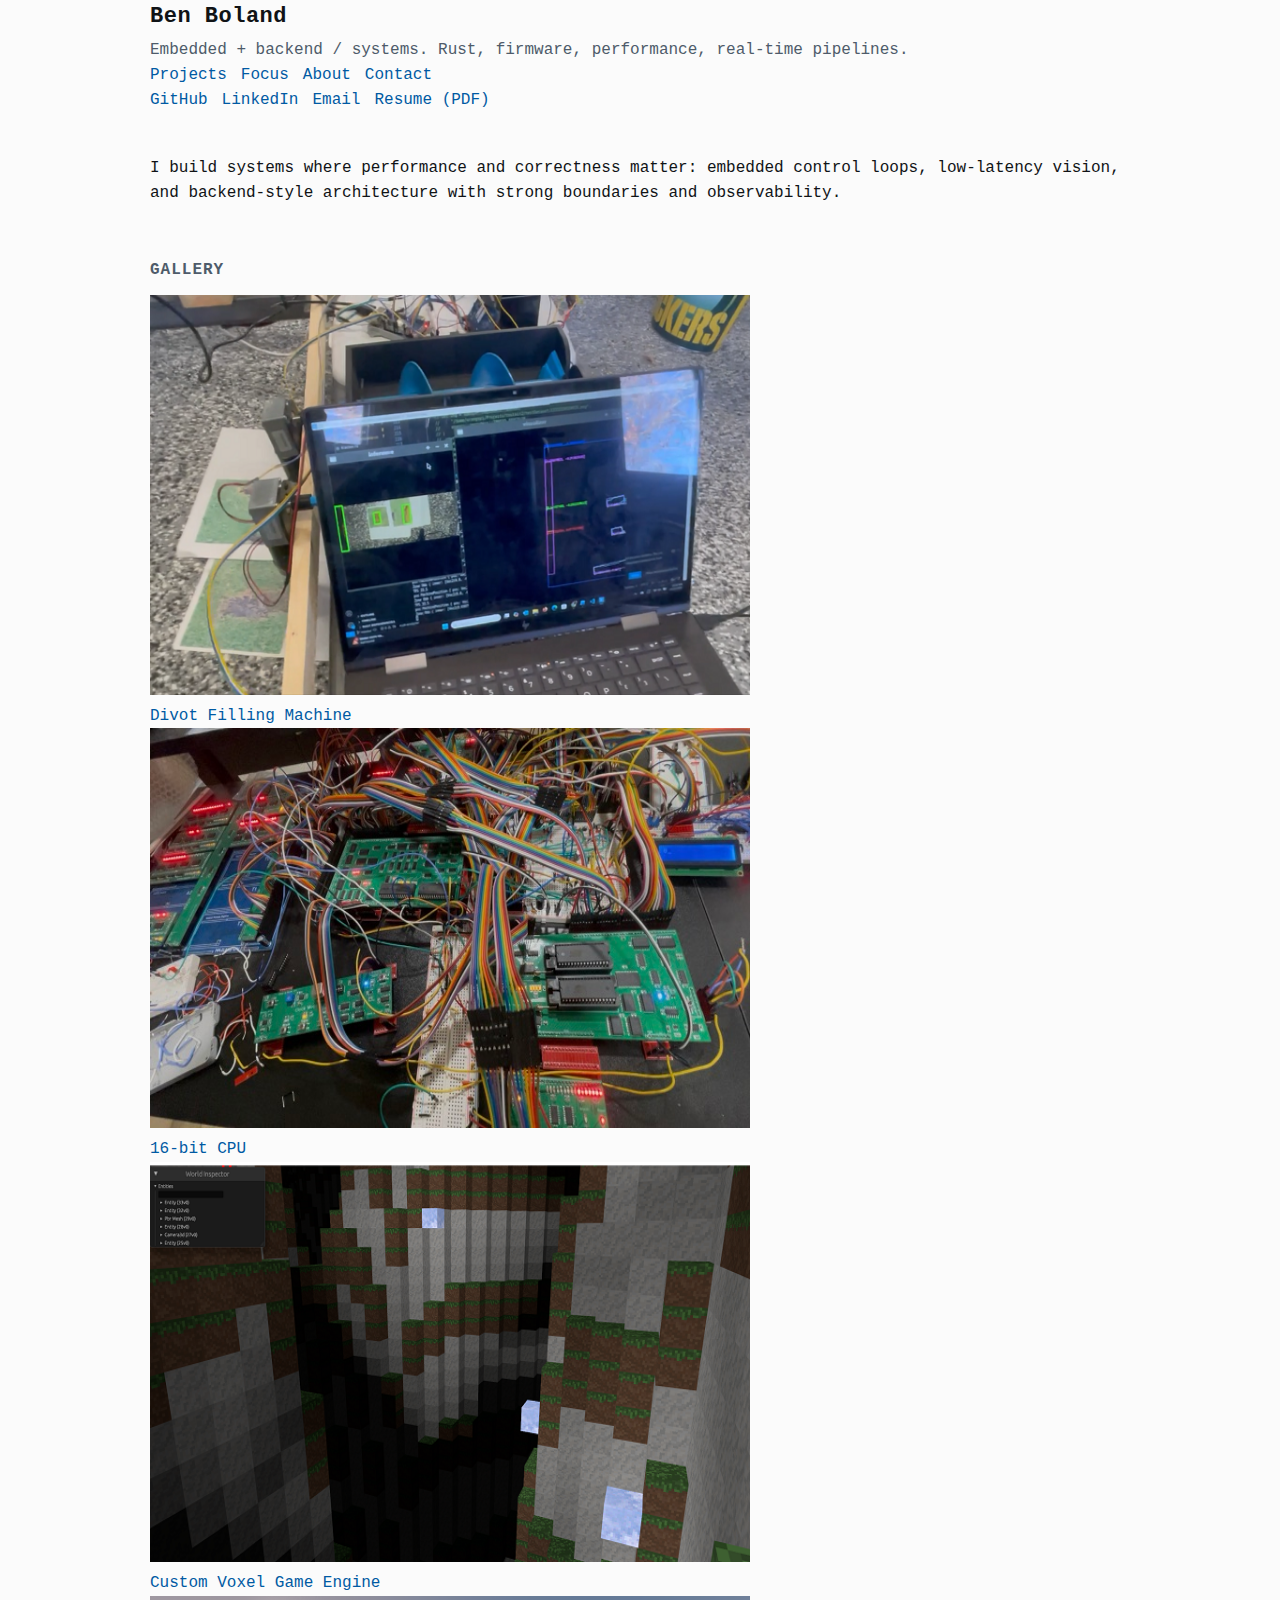
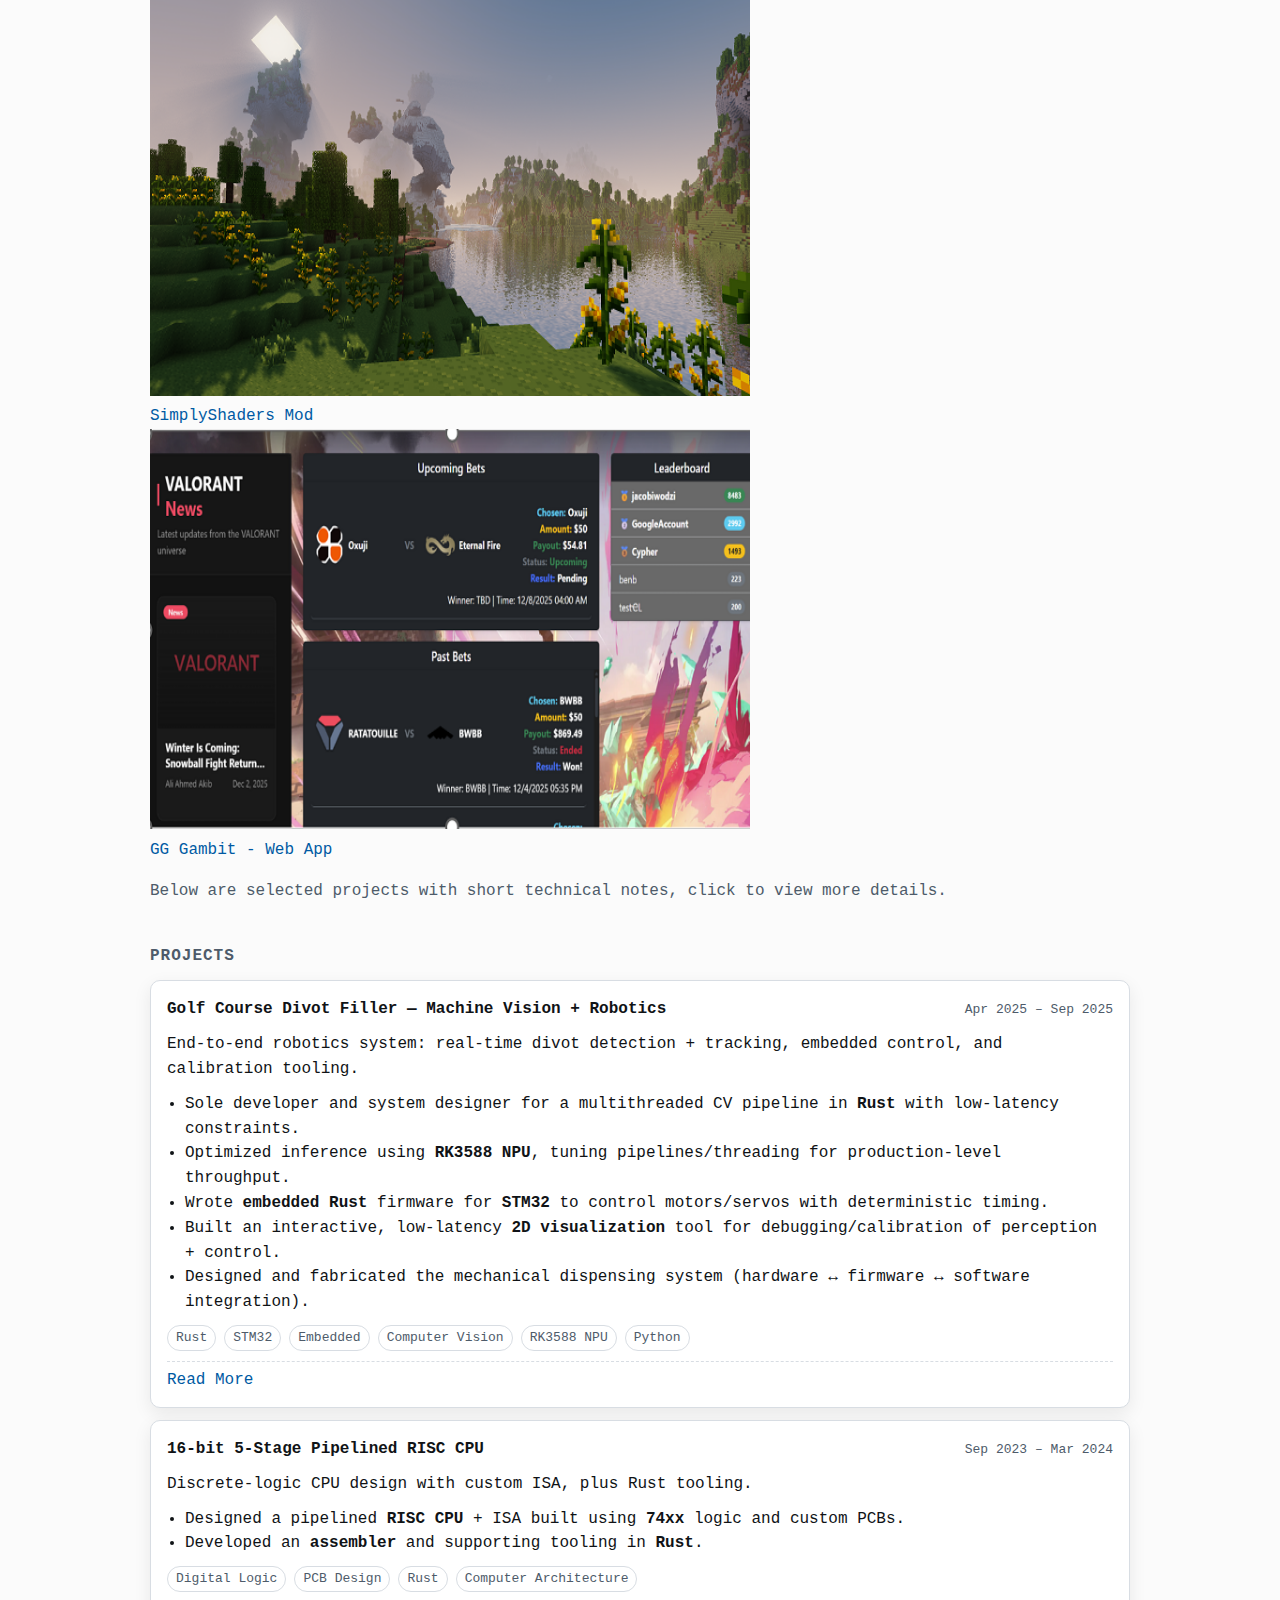
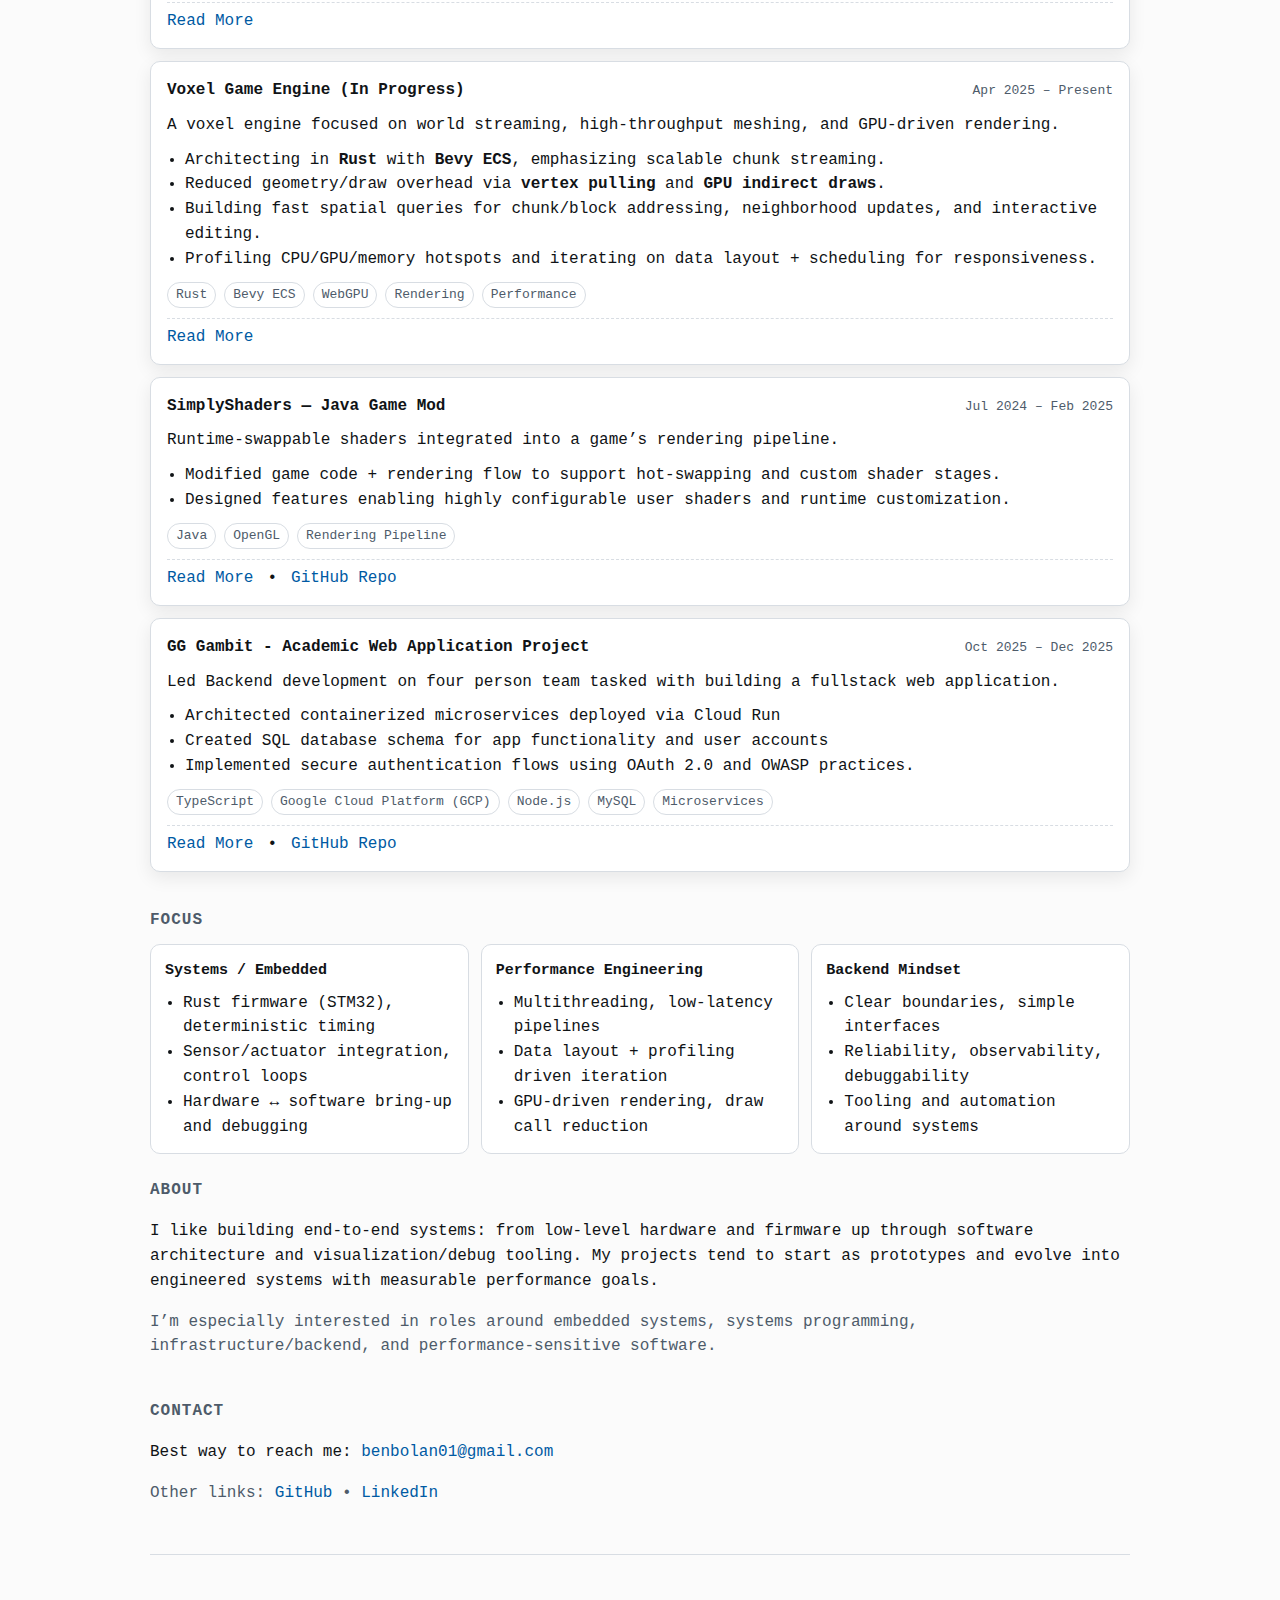
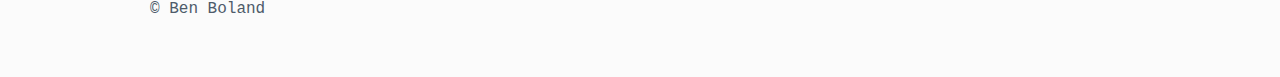
<file: index.html>
<!doctype html>
<html lang="en">
  <head>
    <meta charset="utf-8" />
    <meta name="viewport" content="width=device-width, initial-scale=1" />
    <title>Ben Boland— Portfolio</title>
    <meta
      name="description"
      content="Embedded / backend projects: computer vision robotics, voxel engine, game modding, custom CPU."
    />
    <link rel="stylesheet" href="styles.css" />
  </head>

  <body>
    <a class="skip" href="#content">Skip to content</a>

    <header class="site-header-static">
      <div class="container">
        <div class="brand">
          <h1>Ben Boland</h1>
          <p class="tagline">
            Embedded + backend / systems. Rust, firmware, performance, real-time
            pipelines.
          </p>
        </div>

        <nav class="nav">
          <a href="#projects">Projects</a>
          <a href="#skills">Focus</a>
          <a href="#about">About</a>
          <a href="#contact">Contact</a>
        </nav>

        <div class="links">
          <a href="https://github.com/Shfloop">GitHub</a>
          <a href="https://www.linkedin.com/in/ben-boland-a359a2231/"
            >LinkedIn</a
          >
          <a href="mailto:benbolan01@gmail.com">Email</a>
          <a href="./resume.pdf">Resume (PDF)</a>
        </div>
      </div>
    </header>

    <main id="content" class="container">
      <section class="intro">
        <p>
          I build systems where performance and correctness matter: embedded
          control loops, low-latency vision, and backend-style architecture with
          strong boundaries and observability.
        </p>
      </section>
      <section class="section">
        <h2>Gallery</h2>
        <section class="gallery">
          <div class="gallery-item">
            <a target="_blank" href="img/divot_filler_running.png">
              <img
                src="img/gallery/divot_filler_running_downscaled.png"
                alt="Divot Filling Machine"
                width="600"
                height="400"
              />
            </a>
            <a href="#divot-filler">
              <div class="desc">Divot Filling Machine</div></a
            >
          </div>

          <div class="gallery-item">
            <a target="_blank" href="img/16BitCPU.jpg">
              <img
                src="img/gallery/16BitCPU_scaled.jpg"
                alt="Mountains"
                width="600"
                height="400"
              />
            </a>
            <a href="#16bitcpu">
              <div class="desc">16-bit CPU</div>
            </a>
          </div>

          <div class="gallery-item">
            <a target="_blank" href="img/block_lighting.png">
              <img
                src="img/gallery/block_lighting_downscaled.png"
                alt="Custom Voxel Engine Block Lighting"
                width="600"
                height="400"
              />
            </a>
            <a href="#voxel-game">
              <div class="desc">Custom Voxel Game Engine</div>
            </a>
          </div>

          <div class="gallery-item">
            <a target="_blank" href="/img/shaders_on.png">
              <img
                src="img/gallery/shaders_on_downscaled.png"
                alt="SimplyShaders Graphics Mod"
                width="600"
                height="400"
              />
            </a>
            <a href="#simply-shaders">
              <div class="desc">SimplyShaders Mod</div></a
            >
          </div>

          <div class="gallery-item">
            <a target="_blank" href="img/">
              <img
                src="img/gallery/gg_gambit_downscaled.png"
                alt="Mountains"
                width="600"
                height="400"
              />
            </a>
            <a href="#web-app"> <div class="desc">GG Gambit - Web App</div></a>
          </div>
        </section>
        <p class="subtle">
          Below are selected projects with short technical notes, click to view
          more details.
        </p>
      </section>

      <section id="projects" class="section">
        <h2>Projects</h2>
        <article class="project" id="divot-filler">
          <div class="project-head">
            <h3>Golf Course Divot Filler — Machine Vision + Robotics</h3>
            <span class="meta">Apr 2025 – Sep 2025</span>
          </div>
          <p class="one-liner">
            End-to-end robotics system: real-time divot detection + tracking,
            embedded control, and calibration tooling.
          </p>
          <ul>
            <li>
              Sole developer and system designer for a multithreaded CV pipeline
              in <strong>Rust</strong> with low-latency constraints.
            </li>
            <li>
              Optimized inference using <strong>RK3588 NPU</strong>, tuning
              pipelines/threading for production-level throughput.
            </li>
            <li>
              Wrote <strong>embedded Rust</strong> firmware for
              <strong>STM32</strong> to control motors/servos with deterministic
              timing.
            </li>
            <li>
              Built an interactive, low-latency
              <strong>2D visualization</strong> tool for debugging/calibration
              of perception + control.
            </li>
            <li>
              Designed and fabricated the mechanical dispensing system (hardware
              ↔ firmware ↔ software integration).
            </li>
          </ul>

          <div class="tech">
            <span class="pill">Rust</span><span class="pill">STM32</span
            ><span class="pill">Embedded</span>
            <span class="pill">Computer Vision</span
            ><span class="pill">RK3588 NPU</span
            ><span class="pill">Python</span>
          </div>

          <div class="project-links">
            <a href="/divot-filler.html">Read More</a>
          </div>
        </article>

        <article class="project" id="16bitcpu">
          <div class="project-head">
            <h3>16-bit 5-Stage Pipelined RISC CPU</h3>
            <span class="meta">Sep 2023 – Mar 2024</span>
          </div>
          <p class="one-liner">
            Discrete-logic CPU design with custom ISA, plus Rust tooling.
          </p>
          <ul>
            <li>
              Designed a pipelined <strong>RISC CPU</strong> + ISA built using
              <strong>74xx</strong> logic and custom PCBs.
            </li>
            <li>
              Developed an <strong>assembler</strong> and supporting tooling in
              <strong>Rust</strong>.
            </li>
          </ul>
          <div class="tech">
            <span class="pill">Digital Logic</span
            ><span class="pill">PCB Design</span><span class="pill">Rust</span>
            <span class="pill">Computer Architecture</span>
          </div>
          <div class="project-links">
            <a href="/16BitCPU.html">Read More</a>
          </div>
        </article>
        <article class="project" id="voxel-game">
          <div class="project-head">
            <h3>Voxel Game Engine (In Progress)</h3>
            <span class="meta">Apr 2025 – Present</span>
          </div>
          <p class="one-liner">
            A voxel engine focused on world streaming, high-throughput meshing,
            and GPU-driven rendering.
          </p>
          <ul>
            <li>
              Architecting in <strong>Rust</strong> with
              <strong>Bevy ECS</strong>, emphasizing scalable chunk streaming.
            </li>
            <li>
              Reduced geometry/draw overhead via
              <strong>vertex pulling</strong> and
              <strong>GPU indirect draws</strong>.
            </li>
            <li>
              Building fast spatial queries for chunk/block addressing,
              neighborhood updates, and interactive editing.
            </li>
            <li>
              Profiling CPU/GPU/memory hotspots and iterating on data layout +
              scheduling for responsiveness.
            </li>
          </ul>
          <div class="tech">
            <span class="pill">Rust</span><span class="pill">Bevy ECS</span
            ><span class="pill">WebGPU</span> <span class="pill">Rendering</span
            ><span class="pill">Performance</span>
          </div>
          <div class="project-links">
            <a href="/voxel-game.html">Read More </a>
          </div>
        </article>
        <article class="project" id="simply-shaders">
          <div class="project-head">
            <h3>SimplyShaders — Java Game Mod</h3>
            <span class="meta">Jul 2024 – Feb 2025</span>
          </div>
          <p class="one-liner">
            Runtime-swappable shaders integrated into a game’s rendering
            pipeline.
          </p>
          <ul>
            <li>
              Modified game code + rendering flow to support hot-swapping and
              custom shader stages.
            </li>
            <li>
              Designed features enabling highly configurable user shaders and
              runtime customization.
            </li>
          </ul>
          <div class="tech">
            <span class="pill">Java</span><span class="pill">OpenGL</span
            ><span class="pill">Rendering Pipeline</span>
          </div>
          <div class="project-links">
            <a href="/SimplyShaders.html">Read More </a> •
            <a href="https://github.com/Shfloop/SimplyShaders">GitHub Repo </a>
          </div>
        </article>
        <article class="project" id="web-app">
          <div class="project-head">
            <h3>GG Gambit - Academic Web Application Project</h3>
            <span class="meta">Oct 2025 – Dec 2025</span>
          </div>
          <p class="one-liner">
            Led Backend development on four person team tasked with building a
            fullstack web application.
          </p>
          <ul>
            <li>
              Architected containerized microservices deployed via Cloud Run
            </li>
            <li>
              Created SQL database schema for app functionality and user
              accounts
            </li>
            <li>
              Implemented secure authentication flows using OAuth 2.0 and OWASP
              practices.
            </li>
          </ul>
          <div class="tech">
            <span class="pill">TypeScript</span
            ><span class="pill">Google Cloud Platform (GCP)</span>
            <span class="pill">Node.js</span>
            <span class="pill">MySQL</span>
            <span class="pill">Microservices</span>
          </div>
          <div class="project-links">
            <a href="/web-app.html">Read More </a> •
            <a href="https://github.com/jakekov/GG_Gambit_IT391_Project"
              >GitHub Repo
            </a>
          </div>
        </article>
      </section>

      <section id="skills" class="section">
        <h2>Focus</h2>
        <div class="grid">
          <div class="card">
            <h3>Systems / Embedded</h3>
            <ul>
              <li>Rust firmware (STM32), deterministic timing</li>
              <li>Sensor/actuator integration, control loops</li>
              <li>Hardware ↔ software bring-up and debugging</li>
            </ul>
          </div>
          <div class="card">
            <h3>Performance Engineering</h3>
            <ul>
              <li>Multithreading, low-latency pipelines</li>
              <li>Data layout + profiling driven iteration</li>
              <li>GPU-driven rendering, draw call reduction</li>
            </ul>
          </div>
          <div class="card">
            <h3>Backend Mindset</h3>
            <ul>
              <li>Clear boundaries, simple interfaces</li>
              <li>Reliability, observability, debuggability</li>
              <li>Tooling and automation around systems</li>
            </ul>
          </div>
        </div>
      </section>

      <section id="about" class="section">
        <h2>About</h2>
        <p>
          I like building end-to-end systems: from low-level hardware and
          firmware up through software architecture and visualization/debug
          tooling. My projects tend to start as prototypes and evolve into
          engineered systems with measurable performance goals.
        </p>
        <p class="subtle">
          I’m especially interested in roles around embedded systems, systems
          programming, infrastructure/backend, and performance-sensitive
          software.
        </p>
      </section>

      <section id="contact" class="section">
        <h2>Contact</h2>
        <p>
          Best way to reach me:
          <a href="mailto:benbolan01@gmail.com">benbolan01@gmail.com</a>
        </p>
        <p class="subtle">
          Other links: <a href="https://github.com/Shfloop">GitHub</a> •
          <a href="https://www.linkedin.com/in/ben-boland-a359a2231/"
            >LinkedIn</a
          >
        </p>
      </section>

      <footer class="footer">
        <p class="subtle">© <span id="year"></span> Ben Boland</p>
      </footer>
    </main>
  </body>
</html>
</file>
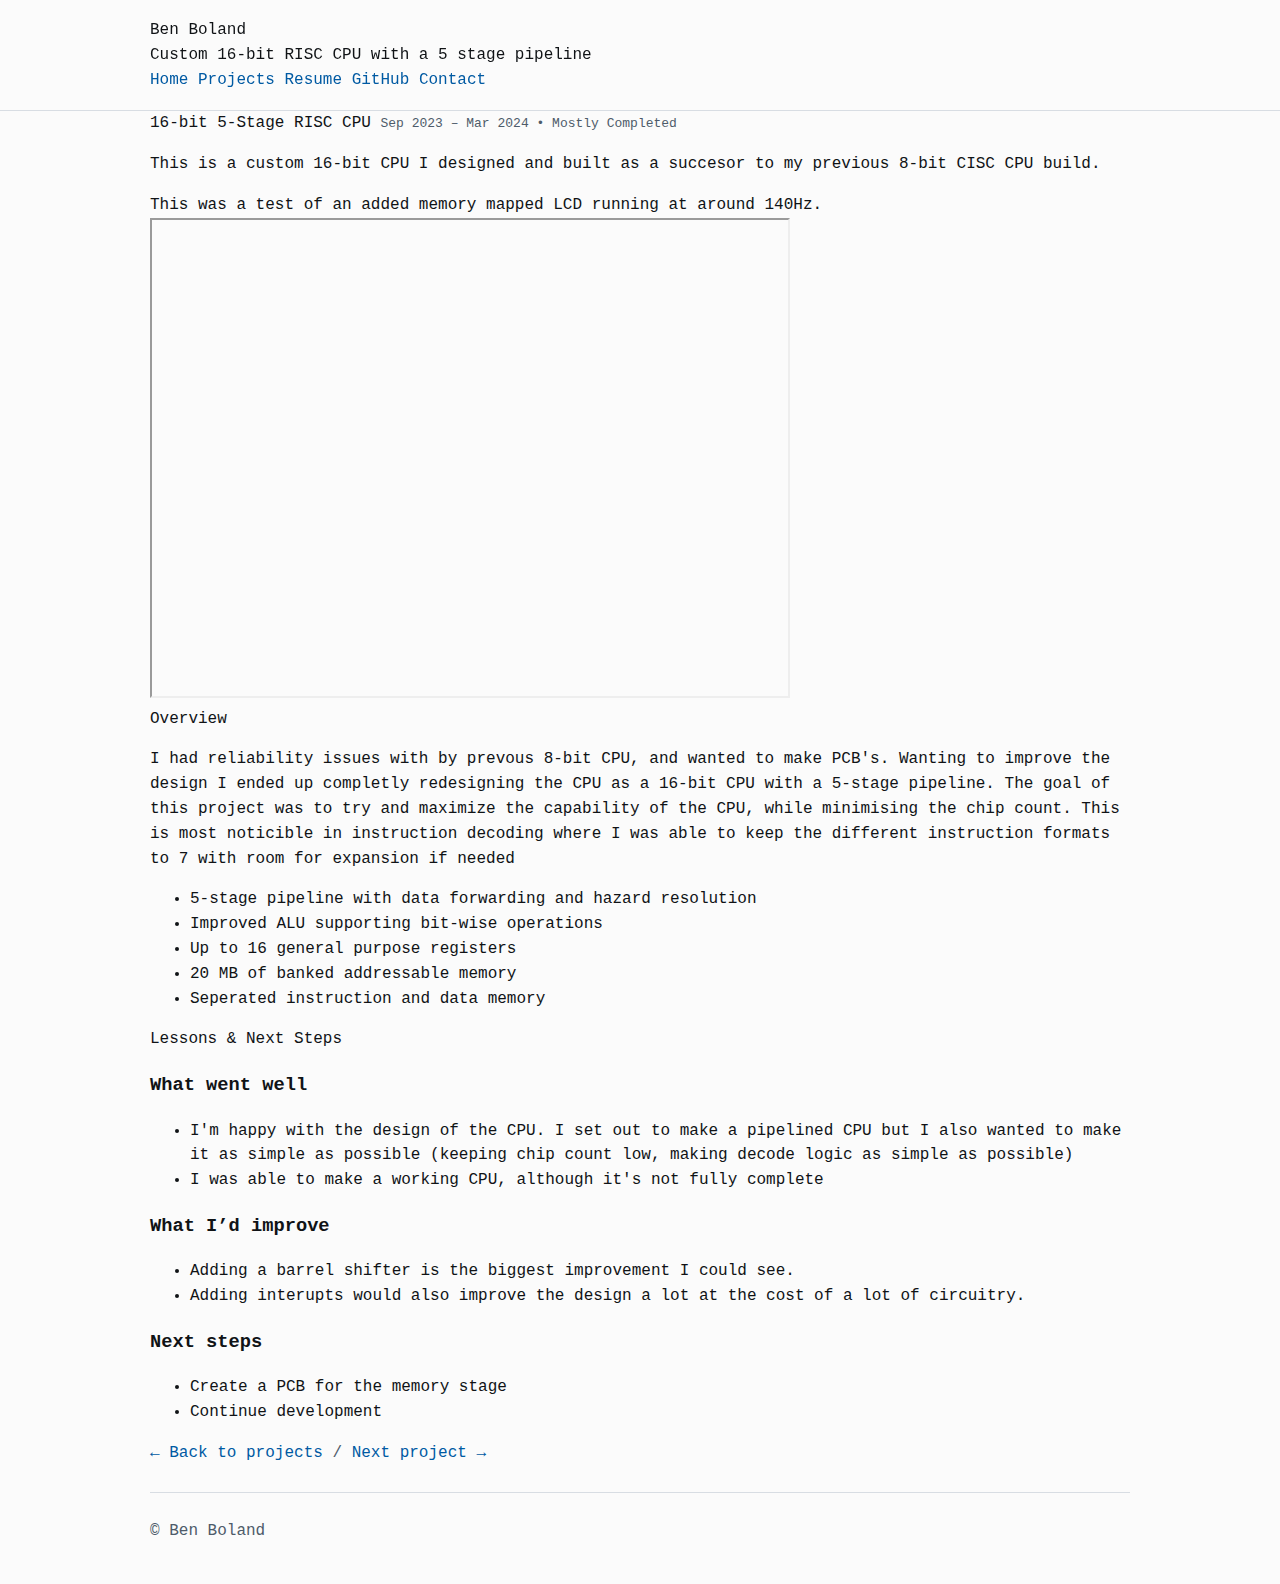
<file: 16BitCPU.html>
<!doctype html>
<html lang="en">
  <head>
    <meta charset="utf-8" />
    <meta name="viewport" content="width=device-width, initial-scale=1" />
    <title>16-bit RISC Pipelined CPU</title>
    <meta
      name="description"
      content="[1–2 sentence description of the project]."
    />
    <link rel="stylesheet" href="../styles.css" />
  </head>

  <body>
    <header class="site-header">
      <div class="container">
        <div class="brandline">
          <div>
            <div class="site-title">Ben Boland</div>
            <div class="site-subtitle">
              Custom 16-bit RISC CPU with a 5 stage pipeline
            </div>
          </div>
          <nav class="site-nav">
            <a href="../index.html">Home</a>
            <a href="../index.html#projects">Projects</a>
            <a href="../resume.pdf">Resume</a>
            <a href="https://github.com/Shfloop">GitHub</a>
            <a href="mailto:benbolan01@gmail.com">Contact</a>
          </nav>
        </div>
      </div>
    </header>

    <main class="container">
      <!-- Hero -->
      <section class="box">
        <div class="box-title">
          <span>16-bit 5-Stage RISC CPU</span>
          <span class="meta">Sep 2023 – Mar 2024 • Mostly Completed</span>
        </div>

        <div class="box-body">
          <p class="lead">
            This is a custom 16-bit CPU I designed and built as a succesor to my
            previous 8-bit CISC CPU build.
          </p>
          <p class="meta"></p>

          <!-- HERO MEDIA: use either video OR image -->
          <!-- Option A: Video -->
          <!--
        <div class="media">
          <video controls muted playsinline preload="metadata" poster="[POSTER IMAGE PATH]">
            <source src="[VIDEO PATH]" type="video/mp4" />
            Your browser does not support the video tag.
          </video>
          
        </div>
        -->

          <!-- Option B: Image -->
          <div class="media">
            <div class="caption">
              This was a test of an added memory mapped LCD running at around
              140Hz.
            </div>
            <iframe
              width="640"
              height="480"
              src="https://www.youtube.com/embed/JXrLSQVq08A"
            ></iframe>
          </div>
        </div>
      </section>

      <!-- Overview -->
      <section class="box">
        <div class="box-title">Overview</div>
        <div class="box-body">
          <p>
            I had reliability issues with by prevous 8-bit CPU, and wanted to
            make PCB's. Wanting to improve the design I ended up completly
            redesigning the CPU as a 16-bit CPU with a 5-stage pipeline. The
            goal of this project was to try and maximize the capability of the
            CPU, while minimising the chip count. This is most noticible in
            instruction decoding where I was able to keep the different
            instruction formats to 7 with room for expansion if needed
          </p>

          <ul>
            <li>5-stage pipeline with data forwarding and hazard resolution</li>
            <li>Improved ALU supporting bit-wise operations</li>
            <li>Up to 16 general purpose registers</li>
            <li>20 MB of banked addressable memory</li>
            <li>Seperated instruction and data memory</li>
          </ul>
        </div>
      </section>

      <!-- Lessons / Next Steps -->
      <section class="box">
        <div class="box-title">Lessons & Next Steps</div>
        <div class="box-body">
          <h3 class="h3">What went well</h3>
          <ul>
            <li>
              I'm happy with the design of the CPU. I set out to make a
              pipelined CPU but I also wanted to make it as simple as possible
              (keeping chip count low, making decode logic as simple as
              possible)
            </li>
            <li>
              I was able to make a working CPU, although it's not fully complete
            </li>
          </ul>

          <h3 class="h3">What I’d improve</h3>
          <ul>
            <li>
              Adding a barrel shifter is the biggest improvement I could see.
            </li>
            <li>
              Adding interupts would also improve the design a lot at the cost
              of a lot of circuitry.
            </li>
          </ul>

          <h3 class="h3">Next steps</h3>
          <ul>
            <li>Create a PCB for the memory stage</li>
            <li>Continue development</li>
          </ul>
        </div>
      </section>

      <!-- Footer nav -->
      <section class="footer-nav">
        <a href="../index.html#projects">← Back to projects</a>
        <span class="subtle">/</span>
        <a href="/voxel-game.html">Next project →</a>
      </section>

      <footer class="footer">
        <div class="subtle">© <span id="year"></span> Ben Boland</div>
      </footer>
    </main>
  </body>
</html>
</file>
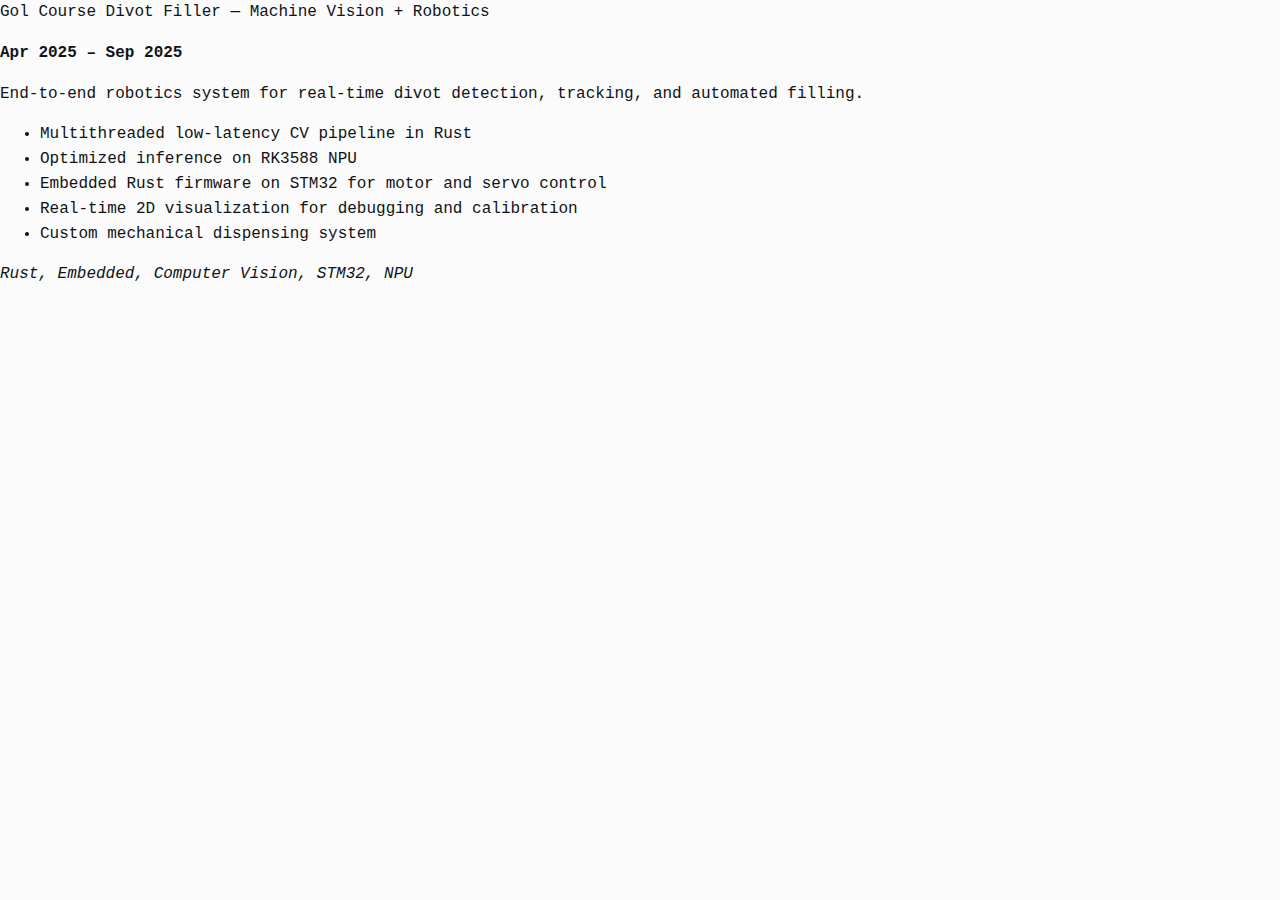
<file: temp.html>
<!doctype html>
<html lang="en">
<head>
  <meta charset="utf-8" />
  <meta name="viewport" content="width=device-width, initial-scale=1" />
  <title>Your Name — Portfolio</title>
  <meta name="description" content="Embedded / backend projects: computer vision robotics, voxel engine, game modding, custom CPU." />
  <link rel="stylesheet" href="styles.css" />
</head>


<body>
<div class="box">
  <div class="box-title">Gol Course Divot Filler — Machine Vision + Robotics</div>
  <div class="box-body">
    <p><strong>Apr 2025 – Sep 2025</strong></p>

    <p>
      End-to-end robotics system for real-time divot detection, tracking, and automated filling.
    </p>

    <ul>
      <li>Multithreaded low-latency CV pipeline in Rust</li>
      <li>Optimized inference on RK3588 NPU</li>
      <li>Embedded Rust firmware on STM32 for motor and servo control</li>
      <li>Real-time 2D visualization for debugging and calibration</li>
      <li>Custom mechanical dispensing system</li>
    </ul>

    <p><em>Rust, Embedded, Computer Vision, STM32, NPU</em></p>
  </div>
</div>
</body>
</html>
</file>
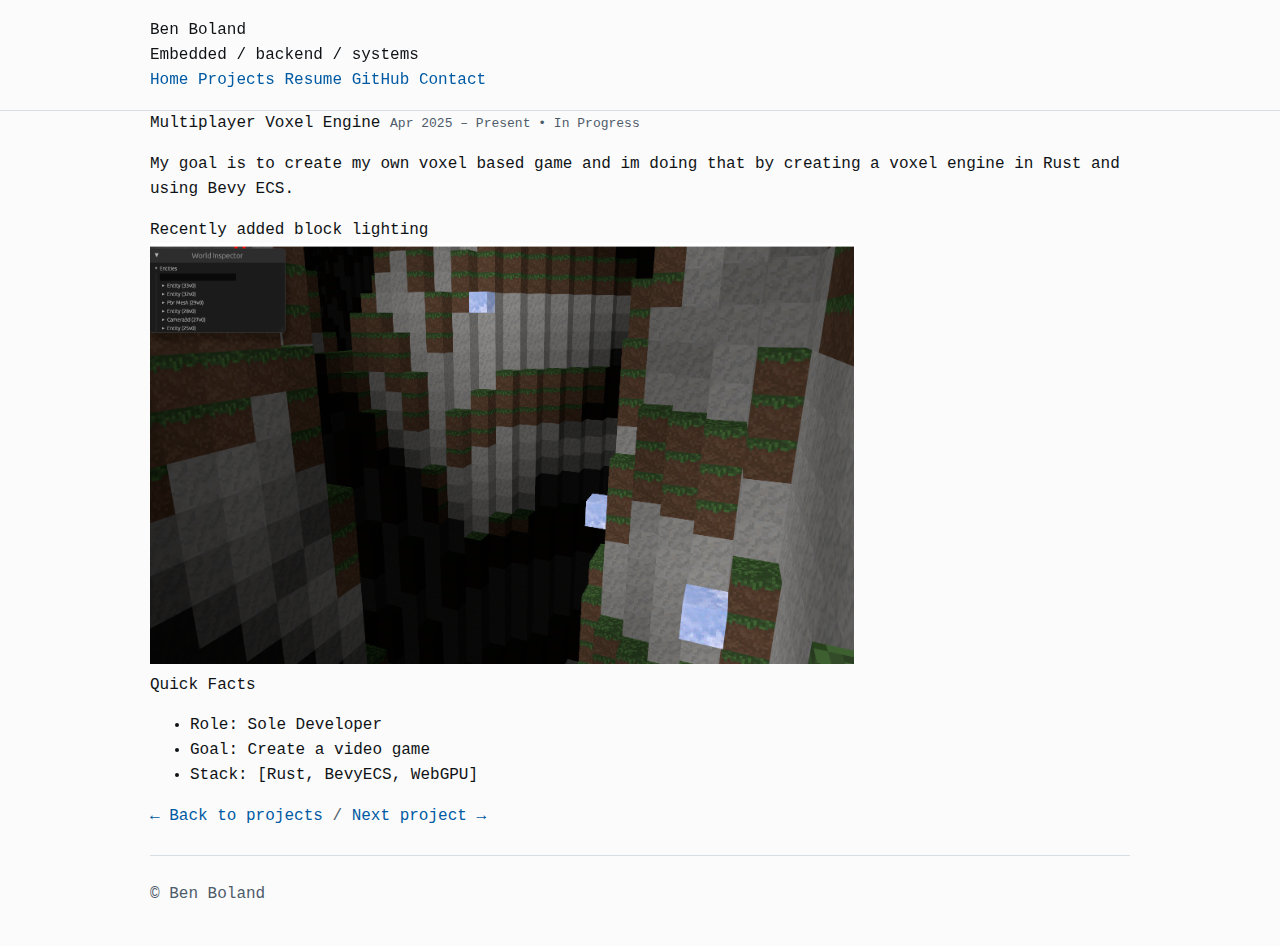
<file: voxel-game.html>
<!doctype html>
<html lang="en">
  <head>
    <meta charset="utf-8" />
    <meta name="viewport" content="width=device-width, initial-scale=1" />
    <title>Voxel Game Engine</title>
    <meta
      name="description"
      content="creating a custom voxel engine with Bevy ECS in Rust"
    />
    <link rel="stylesheet" href="../styles.css" />
  </head>

  <body>
    <header class="site-header">
      <div class="container">
        <div class="brandline">
          <div>
            <div class="site-title">Ben Boland</div>
            <div class="site-subtitle">Embedded / backend / systems</div>
          </div>
          <nav class="site-nav">
            <a href="../index.html">Home</a>
            <a href="../index.html#projects">Projects</a>
            <a href="../resume.pdf">Resume</a>
            <a href="https://github.com/Shfloop">GitHub</a>
            <a href="mailto:benbolan01@gmail.com">Contact</a>
          </nav>
        </div>
      </div>
    </header>

    <main class="container">
      <!-- Hero -->
      <section class="box">
        <div class="box-title">
          <span> Multiplayer Voxel Engine</span>
          <span class="meta">Apr 2025 – Present • In Progress</span>
        </div>

        <div class="box-body">
          <p class="lead">
            My goal is to create my own voxel based game and im doing that by
            creating a voxel engine in Rust and using Bevy ECS.
          </p>

          <!-- HERO MEDIA: use either video OR image -->
          <!-- Option A: Video -->
          <!--
        <div class="media">
          <video controls muted playsinline preload="metadata" poster="[POSTER IMAGE PATH]">
            <source src="[VIDEO PATH]" type="video/mp4" />
            Your browser does not support the video tag.
          </video>
          <div class="caption">[Caption: what this clip shows]</div>
        </div>
        -->

          <!-- Option B: Image -->
          <div class="media">
            <div class="caption">Recently added block lighting</div>
            <img
              src="img/block_lighting.png"
              style="width: 55vw; min-width: 330px"
              alt="[Alt text describing the image]"
            />
          </div>

          <div class="two-col">
            <!-- Quick Facts -->
            <div class="panel">
              <div class="panel-title">Quick Facts</div>
              <div class="panel-body">
                <ul class="kv">
                  <li>
                    <span class="k">Role: </span
                    ><span class="v">Sole Developer</span>
                  </li>
                  <li>
                    <span class="k">Goal: </span
                    ><span class="v">Create a video game</span>
                  </li>

                  <li>
                    <span class="k">Stack: </span
                    ><span class="v">[Rust, BevyECS, WebGPU]</span>
                  </li>
                </ul>
              </div>
            </div>

            <!-- At-a-glance -->
          </div>
        </div>
      </section>

      <!-- Footer nav -->
      <section class="footer-nav">
        <a href="../index.html#projects">← Back to projects</a>
        <span class="subtle">/</span>
        <a href="SimplyShaders.html">Next project →</a>
      </section>

      <footer class="footer">
        <div class="subtle">© <span id="year"></span> Ben Boland</div>
      </footer>
    </main>
  </body>
</html>
</file>
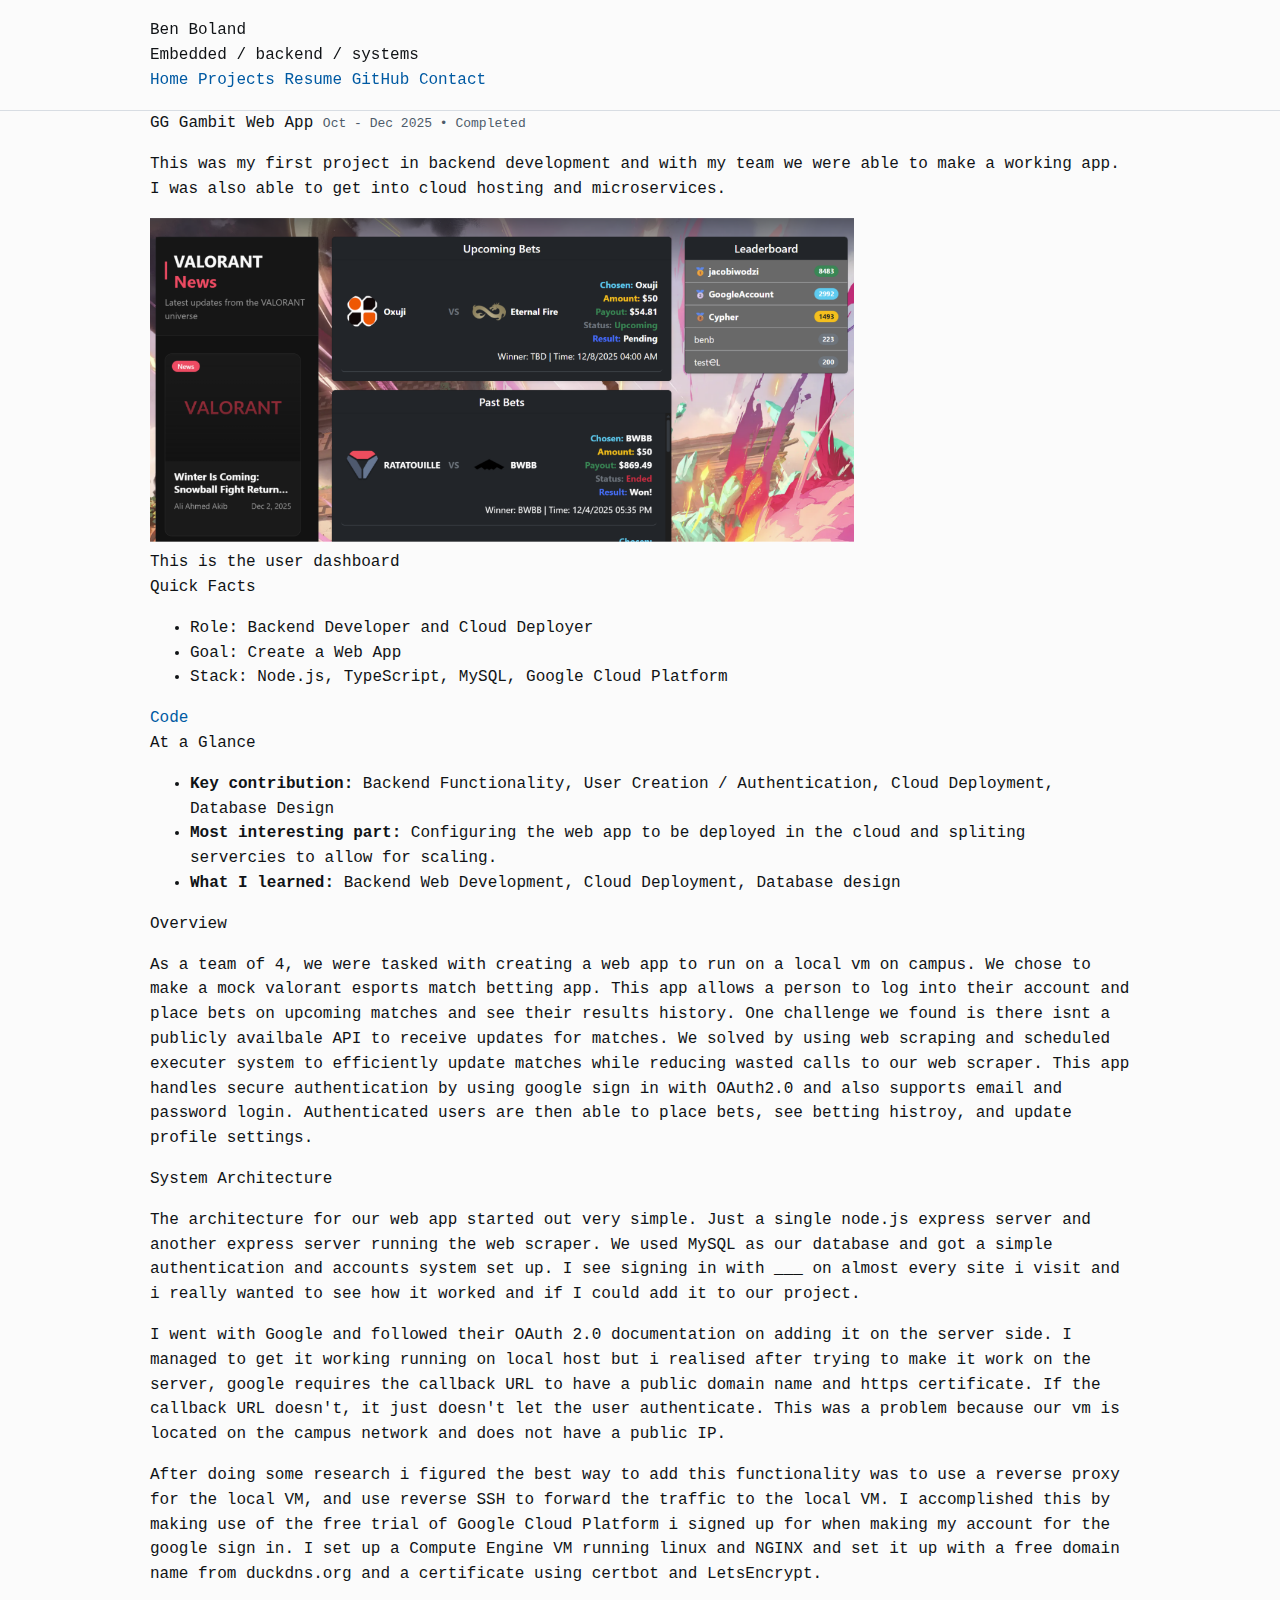
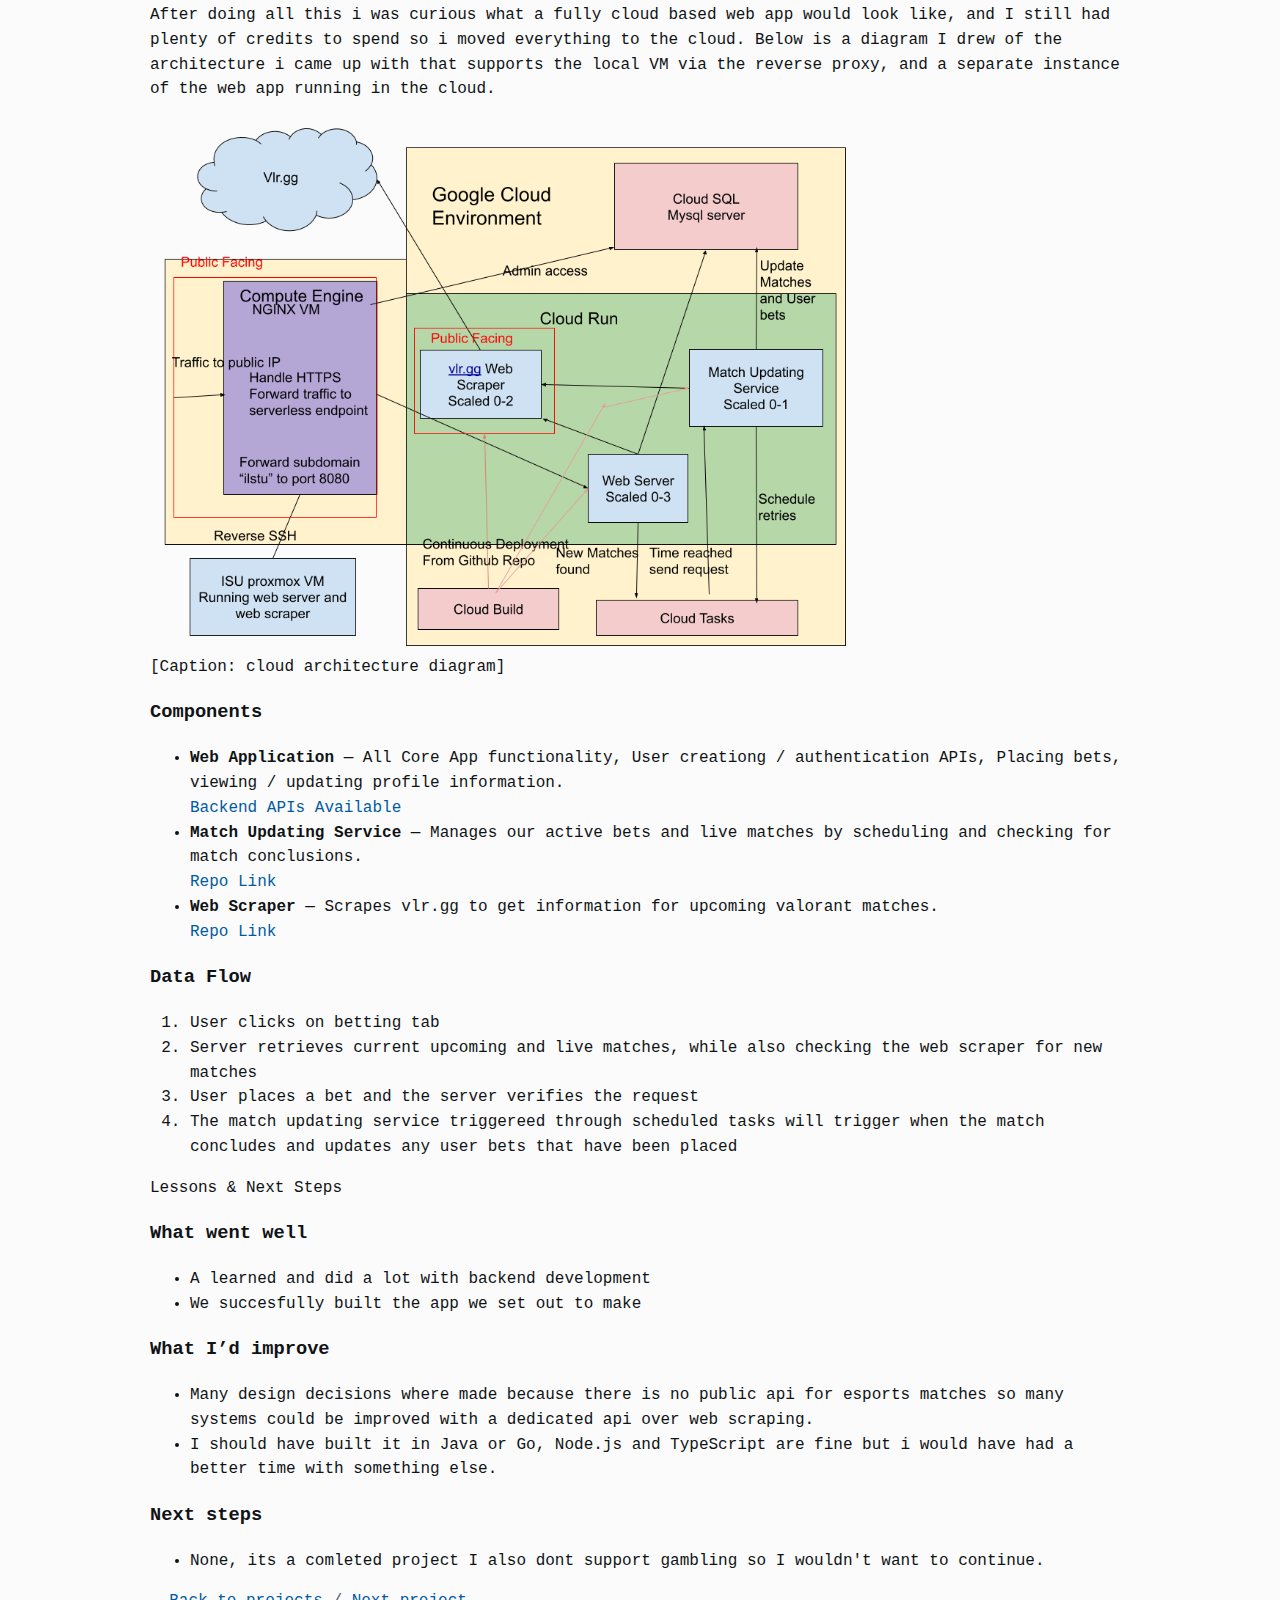
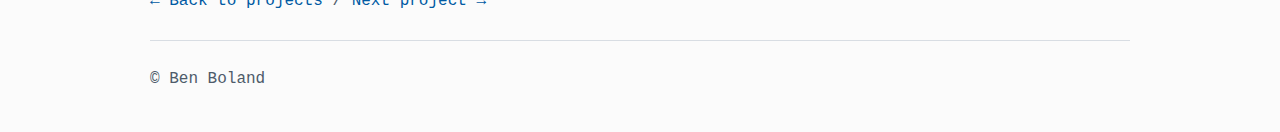
<file: web-app.html>
<!doctype html>
<html lang="en">
  <head>
    <meta charset="utf-8" />
    <meta name="viewport" content="width=device-width, initial-scale=1" />
    <title>GG Gambtit Web App — Ben Boland</title>
    <meta
      name="description"
      content="[1–2 sentence description of the project]."
    />
    <link rel="stylesheet" href="../styles.css" />
  </head>

  <body>
    <header class="site-header">
      <div class="container">
        <div class="brandline">
          <div>
            <div class="site-title">Ben Boland</div>
            <div class="site-subtitle">Embedded / backend / systems</div>
          </div>
          <nav class="site-nav">
            <a href="../index.html">Home</a>
            <a href="../index.html#projects">Projects</a>
            <a href="../resume.pdf">Resume</a>
            <a href="https://github.com/Shfloop">GitHub</a>
            <a href="mailto:benbolan01@gmail.com">Contact</a>
          </nav>
        </div>
      </div>
    </header>

    <main class="container">
      <!-- Hero -->
      <section class="box">
        <div class="box-title">
          <span>GG Gambit Web App</span>
          <span class="meta">Oct - Dec 2025 • Completed</span>
        </div>

        <div class="box-body">
          <p class="lead">
            This was my first project in backend development and with my team we
            were able to make a working app. I was also able to get into cloud
            hosting and microservices.
          </p>

          <!-- HERO MEDIA: use either video OR image -->
          <!-- Option A: Video -->
          <!--
        <div class="media">
          <video controls muted playsinline preload="metadata" poster="[POSTER IMAGE PATH]">
            <source src="[VIDEO PATH]" type="video/mp4" />
            Your browser does not support the video tag.
          </video>
          <div class="caption">[Caption: what this clip shows]</div>
        </div>
        -->

          <!-- Option B: Image -->
          <div class="media">
            <img
              src="img/gg_dashboard.png"
              style="width: 55vw; min-width: 330px"
              alt="[Alt text describing the image]"
            />
            <div class="caption">This is the user dashboard</div>
          </div>

          <div class="two-col">
            <!-- Quick Facts -->
            <div class="panel">
              <div class="panel-title">Quick Facts</div>
              <div class="panel-body">
                <ul class="kv">
                  <li>
                    <span class="k">Role: </span
                    ><span class="v">Backend Developer and Cloud Deployer</span>
                  </li>
                  <li>
                    <span class="k">Goal: </span
                    ><span class="v">Create a Web App</span>
                  </li>

                  <li>
                    <span class="k">Stack: </span
                    ><span class="v">
                      Node.js, TypeScript, MySQL, Google Cloud Platform</span
                    >
                  </li>
                </ul>

                <div class="links">
                  <a href="https://github.com/Shfloop/GG_Gambit_IT391_Project"
                    >Code</a
                  >
                </div>
              </div>
            </div>

            <!-- At-a-glance -->
            <div class="panel">
              <div class="panel-title">At a Glance</div>
              <div class="panel-body">
                <ul>
                  <li>
                    <strong>Key contribution:</strong> Backend Functionality,
                    User Creation / Authentication, Cloud Deployment, Database
                    Design
                  </li>
                  <li>
                    <strong>Most interesting part:</strong> Configuring the web
                    app to be deployed in the cloud and spliting servercies to
                    allow for scaling.
                  </li>
                  <li>
                    <strong>What I learned:</strong> Backend Web Development,
                    Cloud Deployment, Database design
                  </li>
                </ul>
              </div>
            </div>
          </div>
        </div>
      </section>

      <!-- Overview -->
      <section class="box">
        <div class="box-title">Overview</div>
        <div class="box-body">
          <p>
            As a team of 4, we were tasked with creating a web app to run on a
            local vm on campus. We chose to make a mock valorant esports match
            betting app. This app allows a person to log into their account and
            place bets on upcoming matches and see their results history. One
            challenge we found is there isnt a publicly availbale API to receive
            updates for matches. We solved by using web scraping and scheduled
            executer system to efficiently update matches while reducing wasted
            calls to our web scraper. This app handles secure authentication by
            using google sign in with OAuth2.0 and also supports email and
            password login. Authenticated users are then able to place bets, see
            betting histroy, and update profile settings.
          </p>
        </div>
      </section>

      <!-- System / Architecture -->
      <section class="box">
        <div class="box-title">System Architecture</div>
        <div class="box-body">
          <p>
            The architecture for our web app started out very simple. Just a
            single node.js express server and another express server running the
            web scraper. We used MySQL as our database and got a simple
            authentication and accounts system set up. I see signing in with ___
            on almost every site i visit and i really wanted to see how it
            worked and if I could add it to our project.
          </p>
          <p>
            I went with Google and followed their OAuth 2.0 documentation on
            adding it on the server side. I managed to get it working running on
            local host but i realised after trying to make it work on the
            server, google requires the callback URL to have a public domain
            name and https certificate. If the callback URL doesn't, it just
            doesn't let the user authenticate. This was a problem because our vm
            is located on the campus network and does not have a public IP.
          </p>
          <p>
            After doing some research i figured the best way to add this
            functionality was to use a reverse proxy for the local VM, and use
            reverse SSH to forward the traffic to the local VM. I accomplished
            this by making use of the free trial of Google Cloud Platform i
            signed up for when making my account for the google sign in. I set
            up a Compute Engine VM running linux and NGINX and set it up with a
            free domain name from duckdns.org and a certificate using certbot
            and LetsEncrypt.
          </p>
          <p>
            After doing all this i was curious what a fully cloud based web app
            would look like, and I still had plenty of credits to spend so i
            moved everything to the cloud. Below is a diagram I drew of the
            architecture i came up with that supports the local VM via the
            reverse proxy, and a separate instance of the web app running in the
            cloud.
          </p>
          <!-- Optional diagram -->
          <div class="media small">
            <img
              src="img/cloud_arch.png"
              style="width: 55vw; min-width: 330px"
              alt="[Alt text for architecture diagram]"
            />
            <div class="caption">[Caption: cloud architecture diagram]</div>
          </div>

          <h3 class="h3">Components</h3>
          <ul>
            <li>
              <strong>Web Application</strong> — All Core App functionality,
              User creationg / authentication APIs, Placing bets, viewing /
              updating profile information.
              <div class="tags">
                <a
                  class="links"
                  href="https://github.com/Shfloop/GG_Gambit_IT391_Project/blob/main/docs/endpoints.md"
                  >Backend APIs Available</a
                >
              </div>
            </li>
            <li>
              <strong>Match Updating Service</strong> — Manages our active bets
              and live matches by scheduling and checking for match conclusions.
              <div class="tags">
                <a
                  class="links"
                  href="https://github.com/Shfloop/GG_Gambit_Service"
                  >Repo Link</a
                >
              </div>
            </li>
            <li>
              <strong>Web Scraper</strong> — Scrapes vlr.gg to get information
              for upcoming valorant matches.

              <div class="tags">
                <a class="links" href="https://github.com/Shfloop/vlrscraper"
                  >Repo Link</a
                >
              </div>
            </li>
          </ul>

          <h3 class="h3">Data Flow</h3>
          <ol>
            <li>User clicks on betting tab</li>
            <li>
              Server retrieves current upcoming and live matches, while also
              checking the web scraper for new matches
            </li>
            <li>User places a bet and the server verifies the request</li>
            <li>
              The match updating service triggereed through scheduled tasks will
              trigger when the match concludes and updates any user bets that
              have been placed
            </li>
          </ol>
        </div>
      </section>

      <!-- Lessons / Next Steps -->
      <section class="box">
        <div class="box-title">Lessons & Next Steps</div>
        <div class="box-body">
          <h3 class="h3">What went well</h3>
          <ul>
            <li>A learned and did a lot with backend development</li>
            <li>We succesfully built the app we set out to make</li>
          </ul>

          <h3 class="h3">What I’d improve</h3>
          <ul>
            <li>
              Many design decisions where made because there is no public api
              for esports matches so many systems could be improved with a
              dedicated api over web scraping.
            </li>
            <li>
              I should have built it in Java or Go, Node.js and TypeScript are
              fine but i would have had a better time with something else.
            </li>
          </ul>

          <h3 class="h3">Next steps</h3>
          <ul>
            <li>
              None, its a comleted project I also dont support gambling so I
              wouldn't want to continue.
            </li>
          </ul>
        </div>
      </section>

      <!-- Footer nav -->
      <section class="footer-nav">
        <a href="../index.html#projects">← Back to projects</a>
        <span class="subtle">/</span>
        <a href="/divot-filler.html">Next project →</a>
      </section>

      <footer class="footer">
        <div class="subtle">© <span id="year"></span> Ben Boland</div>
      </footer>
    </main>
  </body>
</html>
</file>
<file: styles.css>
:root{
  --bg: #0b0d10;
  --fg: #e7e7e7;
  --muted: #a8b0bb;
  --line: #2a2f38;
  --link: #9ad1ff;
  --card: #0f1217;
  --shadow: rgba(0,0,0,.25);
}

@media (prefers-color-scheme: light){
  :root{
    --bg: #fbfbfb;
    --fg: #101316;
    --muted: #4e5b6a;
    --line: #d8dde3;
    --link: #005aa3;
    --card: #ffffff;
    --shadow: rgba(0,0,0,.08);
  }
}

*{ box-sizing: border-box; }
html{ scroll-behavior: smooth; }
body{
  margin: 0;
  background: var(--bg);
  color: var(--fg);
  font: 16px/1.55 ui-monospace, SFMono-Regular, Menlo, Monaco, Consolas, "Liberation Mono", "Courier New", monospace;
}

a{ color: var(--link); text-decoration: none; }
a:hover{ text-decoration: underline; }
a[aria-disabled="true"]{ opacity: .6; pointer-events: none; }

.container{
  width: min(980px, calc(100% - 32px));
  margin: 0 auto;
}

.skip{
  position: absolute;
  left: -999px;
  top: 8px;
  padding: 8px 10px;
  background: var(--card);
  border: 1px solid var(--line);
}
.skip:focus{ left: 16px; z-index: 10; }

.site-header{
  position: sticky;
  top: 0;
  backdrop-filter: blur(8px);
  background: color-mix(in srgb, var(--bg) 88%, transparent);
  border-bottom: 1px solid var(--line);
}

.site-header .container{
  padding: 18px 0;
  display: grid;
  gap: 10px;
}

.brand h1{
  font-size: 22px;
  margin: 0;
  letter-spacing: .5px;
}
.tagline{
  margin: 4px 0 0;
  color: var(--muted);
}

.nav, .links{
  display: flex;
  gap: 14px;
  flex-wrap: wrap;
}

.intro{
  padding: 28px 0 18px;
}
.section{
  padding: 18px 0 6px;
}
.section h2{
  font-size: 16px;
  margin: 0 0 12px;
  letter-spacing: 1px;
  text-transform: uppercase;
  color: var(--muted);
}

.project{
  border: 1px solid var(--line);
  background: var(--card);
  border-radius: 10px;
  padding: 16px 16px 14px;
  margin: 12px 0;
  box-shadow: 0 6px 18px var(--shadow);
}
.project:hover{
  border: 1px solid var(--line);
  background: #bcd4f5;
  border-radius: 10px;
  padding: 16px 16px 14px;
  margin: 12px 0;
  box-shadow: 0 6px 18px var(--shadow);
}

.project-head{
  display: flex;
  align-items: baseline;
  justify-content: space-between;
  gap: 12px;
  flex-wrap: wrap;
}

.project h3{
  margin: 0;
  font-size: 16px;
}

.meta{
  color: var(--muted);
  font-size: 13px;
}

.one-liner{
  margin: 10px 0 10px;
  color: var(--fg);
}

.project ul{
  margin: 0 0 10px;
  padding-left: 18px;
  color: var(--fg);
}

.tech{
  display: flex;
  flex-wrap: wrap;
  gap: 8px;
  margin: 10px 0 8px;
}
.pill{
  border: 1px solid var(--line);
  padding: 2px 8px;
  border-radius: 999px;
  color: var(--muted);
  font-size: 13px;
}

.project-links{
  display: flex;
  gap: 14px;
  flex-wrap: wrap;
  padding-top: 6px;
  border-top: 1px dashed var(--line);
  margin-top: 10px;
}

.grid{
  display: grid;
  grid-template-columns: repeat(3, minmax(0, 1fr));
  gap: 12px;
}
@media (max-width: 860px){
  .grid{ grid-template-columns: 1fr; }
}

.card{
  border: 1px solid var(--line);
  background: var(--card);
  border-radius: 10px;
  padding: 14px;
}

.card h3{
  margin: 0 0 8px;
  font-size: 15px;
}
.card ul{
  margin: 0;
  padding-left: 18px;
}

.footer{
  padding: 26px 0 40px;
  border-top: 1px solid var(--line);
  margin-top: 26px;
}

.subtle{ color: var(--muted); }

a.fill-div {
    display: block;
    height: 100%;
    width: 100%;
    text-decoration: none;
}
</file>
